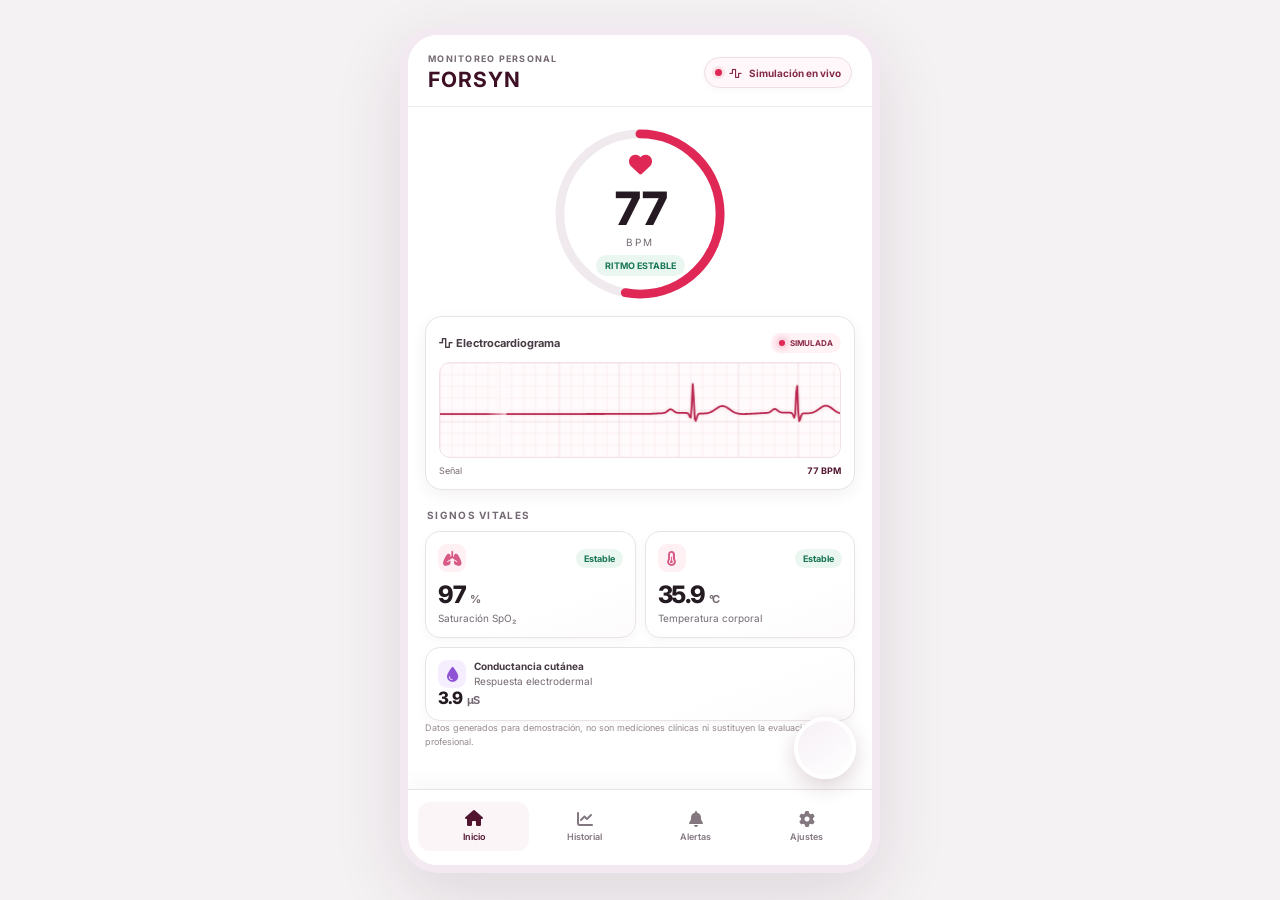
<file: index.html>
<!doctype html>
<html lang="es">
<head>
<meta charset="utf-8"><meta name="viewport" content="width=device-width,initial-scale=1,viewport-fit=cover"><meta name="theme-color" content="#fff"><meta name="description" content="FORSYN — monitor personal de salud"><title>FORSYN | Monitor</title>
<link rel="preconnect" href="https://fonts.googleapis.com"><link rel="preconnect" href="https://fonts.gstatic.com" crossorigin><link href="https://fonts.googleapis.com/css2?family=Inter:wght@400;500;600;700;800&display=swap" rel="stylesheet">
<link rel="stylesheet" href="https://cdnjs.cloudflare.com/ajax/libs/font-awesome/6.4.0/css/all.min.css">
<style>
:root{font-family:Inter,system-ui,sans-serif;color:#201b20;background:#fff;--line:#ece5e8;--muted:#8d858d;--wine:#4b1028;--pink:#df2855;--green:#14865d;--safe-bottom:env(safe-area-inset-bottom,0px)}*{box-sizing:border-box}body{margin:0;min-height:100vh;background:#f7f4f6;-webkit-tap-highlight-color:transparent}.app{position:relative;width:100%;max-width:480px;height:100vh;height:100dvh;margin:auto;background:#fff;overflow:hidden;display:flex;flex-direction:column}.header{z-index:3;display:flex;justify-content:space-between;align-items:center;padding:16px 20px 12px;background:#fff;border-bottom:1px solid var(--line)}.brand small{display:block;color:var(--muted);font-size:9px;font-weight:700;letter-spacing:.16em;text-transform:uppercase}.brand h1{margin:3px 0 0;font-size:21px;letter-spacing:.08em}.pill{display:flex;align-items:center;gap:7px;padding:7px 10px;border:1px solid #f0dce3;border-radius:999px;background:#fff5f8;color:#9e2443;font-size:10px;font-weight:700}.dot{width:7px;height:7px;border-radius:50%;background:#df2855;animation:pulse 1.8s infinite}.scroll{flex:1;overflow:auto;padding:15px 18px calc(92px + var(--safe-bottom));scrollbar-width:none}.scroll::-webkit-scrollbar{display:none}.view[hidden]{display:none!important}.meter{position:relative;width:178px;height:178px;margin:0 auto 8px;display:grid;place-items:center}.meter svg{position:absolute;width:100%;height:100%;transform:rotate(-90deg)}.meter circle{fill:none;stroke-width:6}.track{stroke:#f0eaee}.progress{stroke:var(--pink);stroke-linecap:round;stroke-dasharray:339.29;stroke-dashoffset:160}.meter-core{display:flex;flex-direction:column;align-items:center}.heart{margin-bottom:4px;color:var(--pink);font-size:23px;animation:heartbeat .82s infinite}.reading{font-size:46px;font-weight:800;letter-spacing:-.07em}.unit{color:var(--muted);font-size:10px;letter-spacing:.18em;text-transform:uppercase}.badge{margin-top:7px;padding:5px 9px;border-radius:999px;background:#edf9f4;color:var(--green);font-size:9px;font-weight:700;text-transform:uppercase}.section-title{margin:14px 0 8px;color:#7d7279;font-size:10px;font-weight:700;letter-spacing:.12em;text-transform:uppercase}.ecg-card,.chart-card,.settings-card{margin:0 0 12px;padding:12px;border:1px solid var(--line);border-radius:15px;background:#fff;box-shadow:0 4px 14px rgba(52,17,30,.08)}.ecg-head,.chart-head,.section-head{display:flex;justify-content:space-between;align-items:center;gap:8px;margin-bottom:7px}.ecg-title,.chart-title{font-size:11px;font-weight:700}.live-label{display:flex;align-items:center;gap:5px;color:#9e2443;font-size:8px;font-weight:700;text-transform:uppercase}.live-label:before{content:"";width:6px;height:6px;border-radius:50%;background:var(--pink);box-shadow:0 0 8px rgba(223,40,85,.88);animation:pulse 1.2s infinite}.ecg-wrap{position:relative;height:84px;border-radius:9px;overflow:hidden;background:linear-gradient(180deg,#fffafc,#fff)}.ecg-wrap canvas,.ecg-wrap svg{width:100%;height:100%;display:block}.ecg-foot{display:flex;justify-content:space-between;margin-top:6px;color:var(--muted);font-size:9px}.grid{display:grid;grid-template-columns:1fr 1fr;gap:8px}.card{padding:10px;border:1px solid var(--line);border-radius:14px;background:#fff}.card-top{display:flex;justify-content:space-between;align-items:center;margin-bottom:8px}.icon{width:28px;height:28px;border-radius:9px;display:grid;place-items:center;font-size:15px}.icon.pink{background:#fff0f4;color:#d85b87}.icon.purple{background:#f5eeff;color:#8f53d6}.card-state{font-size:9px;padding:4px 8px;border-radius:999px;background:rgba(20,134,93,.12);color:var(--green);font-weight:700}.card-value{font-size:22px;font-weight:800;letter-spacing:-.05em}.card-value small{font-size:11px;font-weight:700}.card-label{margin-top:2px;color:var(--muted);font-size:10px}.wide{grid-column:1/-1}.wide-left{display:flex;align-items:center;gap:8px}.icon.purple{background:#f5eeff;color:#8f53d6}.wide-label{font-weight:700;font-size:10px;color:#3c333a}.wide .card-value{font-size:17px}.p{color:#a49aa4;font-size:9px;line-height:1.5;margin:0}.periods{display:flex;gap:4px;padding:4px;border:1px solid var(--line);border-radius:12px;background:#faf8fa}.period{flex:1;padding:9px;border:0;border-radius:9px;background:transparent;color:var(--muted);font:600 10px Inter,cursor:pointer}.period.active{background:var(--wine);color:#fff}.summary{display:grid;grid-template-columns:repeat(3,1fr);gap:7px;margin:10px 0}.summary-card{padding:9px 3px;text-align:center;border:1px solid var(--line);border-radius:12px;background:#fff}.summary-card span{display:block;color:var(--muted);font-size:9px}.summary-card strong{display:block;margin-top:4px;font-size:16px}.chart-card{padding:12px 12px 10px}.chart-head{margin-bottom:8px}.chart-head strong{font-size:11px}.chart-head span{font-size:9px;color:var(--muted)}.trend-wrap{height:145px}.chart-canvas{width:100%;height:100%}.chart-note{margin:5px 0 0;color:#9b9299;font-size:9px;line-height:1.4}.button-row{display:flex;gap:8px;margin-top:12px}.button-row > button{flex:1;padding:10px 8px;border:0;border-radius:10px;background:#f7e9ef;color:#8d1d49;font-weight:700;font-size:10px;cursor:pointer}.button-row .primary{background:var(--wine);color:#fff}.settings-card{padding:12px}.setting-row{display:flex;align-items:center;justify-content:space-between;gap:10px;padding:8px 0;border-bottom:1px solid #f1edf0}.setting-row:last-child{border-bottom:0}.setting-row label{font-size:11px;font-weight:600}.output{color:#5b3b5d;font-weight:700;font-size:11px}.setting-row input[type="range"]{width:100%;accent-color:#df2855}.device{display:flex;align-items:center;gap:10px;padding:0 0 10px}.device-icon{width:42px;height:42px;border-radius:13px;display:grid;place-items:center;background:#fff5f8;color:var(--pink)}.device h2{margin:0;font-size:13px}.device p{margin:4px 0 0;color:var(--muted);font-size:10px;line-height:1.5}.bottom{position:absolute;left:0;right:0;bottom:0;display:flex;align-items:center;justify-content:space-between;height:72px;padding:3px 12px calc(8px + var(--safe-bottom));background:rgba(255,255,255,.95);border-top:1px solid var(--line);z-index:4}.nav-btn{flex:1;display:flex;flex-direction:column;align-items:center;justify-content:center;gap:4px;border:0;background:transparent;color:#9b9299;font-size:16px;cursor:pointer;padding:8px 4px}.nav-btn span{font-size:9px;font-weight:600}.nav-btn.active{color:var(--wine)}.assistant-slot{position:absolute;right:16px;bottom:86px;width:62px;height:62px;border-radius:50%;background:linear-gradient(145deg,#f6f0f5,#fff);border:4px solid #fff;box-shadow:0 6px 18px rgba(0,0,0,.12);display:grid;place-items:center;color:var(--wine);font-size:22px}.modal-bg{position:fixed;inset:0;display:grid;place-items:center;padding:18px;background:rgba(19,17,20,.44);z-index:20}.modal-bg[hidden]{display:none}.modal{width:min(100%,360px);background:#fff;border:1px solid var(--line);border-radius:17px;padding:19px;box-shadow:0 20px 60px rgba(0,0,0,.18)}.modal h2{margin:0 0 8px;font-size:15px}.modal-intro{margin:0 0 12px;color:#706770;font-size:11px;line-height:1.5}.modal-content{margin:0 0 12px}.form-field{display:block;margin:10px 0}.form-field span{display:block;margin-bottom:5px;font-size:10px;font-weight:700}.form-field input,.form-field textarea,.form-field select{width:100%;padding:10px;border:1px solid #e8dfe5;border-radius:9px;background:#fff;font:11px Inter}.form-field textarea{min-height:70px;resize:vertical}.modal-actions{display:flex;gap:8px;justify-content:flex-end}.modal-actions button{padding:10px 12px;border:0;border-radius:10px;font:700 10px Inter;cursor:pointer}.modal-actions .secondary{background:#f4eff1;color:#5d4d5e}.modal-actions .primary{background:var(--wine);color:#fff}.insight{padding:11px;border-radius:11px;background:#f9f3f5;border:1px solid #f0dce3;color:#5d4c60;font-size:10px;line-height:1.5}.symptom-chip{display:inline-block;padding:4px 7px;border-radius:999px;background:#f7eef3;color:#7a5d6d;font-size:9px;margin:3px 4px 0 0}.disclaimer{color:#958993;font-size:9px;line-height:1.4}.@keyframes pulse{0%,100%{transform:scale(1)}15%{transform:scale(1.16)}30%{transform:scale(1)} }@keyframes heartbeat{0%,100%{transform:scale(1)}15%{transform:scale(1.18)}30%{transform:scale(1)} }@media (min-width:640px){body{display:grid;place-items:center;padding:18px}.app{height:min(900px,94vh);border:8px solid #f2eaf0;border-radius:38px;box-shadow:0 26px 75px rgba(17,11,14,.1)}}
</style>
</head>
<body>
<main class="app" aria-label="FORSYN monitor personal">
<header class="header"><div class="brand"><small id="header-subtitle">Monitoreo personal</small><h1 id="header-title">FORSYN</h1></div><div class="pill"><span class="dot"></span><i class="fa-solid fa-wave-square"></i><span>Simulación en vivo</span></div></header>
<section id="view-home" class="scroll view"><div class="meter"><svg viewBox="0 0 120 120"><circle class="track" cx="60" cy="60" r="54"/><circle class="progress" cx="60" cy="60" r="54"/></svg><div class="meter-core"><i class="fa-solid fa-heart heart" id="heart-icon"></i><span class="reading" id="bpm">72</span><span class="unit">BPM</span><span class="badge">Ritmo estable</span></div></div>
<div class="ecg-card"><div class="ecg-head"><span class="ecg-title"><i class="fa-solid fa-wave-square"></i> Electrocardiograma</span><span class="live-label">Simulada</span></div><div class="ecg-wrap"><canvas id="ecg" role="img" aria-label="Trazo ECG animado de demostración"></canvas></div><div class="ecg-foot"><span>Señal</span><span id="ecg-bpm">72 BPM</span></div></div>
<h2 class="section-title">Signos vitales</h2><div class="grid"><article class="card"><div class="card-top"><span class="icon pink"><i class="fa-solid fa-lungs"></i></span><span class="card-state">Estable</span></div><div class="card-value"><span id="spo2">98</span> <small>%</small></div><div class="card-label">Saturación SpO₂</div></article><article class="card"><div class="card-top"><span class="icon pink"><i class="fa-solid fa-temperature-half"></i></span><span class="card-state">Estable</span></div><div class="card-value"><span id="temp">36.7</span> <small>°C</small></div><div class="card-label">Temperatura corporal</div></article><article class="card wide"><div class="wide-left"><span class="icon purple"><i class="fa-solid fa-droplet"></i></span><div><div class="wide-label">Conductancia cutánea</div><div class="card-label">Respuesta electrodermal</div></div></div><div class="card-value"><span id="conductance">4.2</span> <small>µS</small></div></article></div><p class="p">Datos generados para demostración, no son mediciones clínicas ni sustituyen la evaluación de un profesional.</p></section>
<section id="view-history" class="scroll view" hidden><div class="periods"><button class="period active" data-period="day">Hoy</button><button class="period" data-period="week">Semana</button><button class="period" data-period="month">Mes</button></div><div class="summary"><div class="summary-card"><span>Prom. FC</span><strong id="avg-bpm">--</strong></div><div class="summary-card"><span>SpO₂</span><strong id="min-spo2">--</strong></div><div class="summary-card"><span>Muestras</span><strong id="sample-count">0</strong></div></div><div class="chart-card"><div class="chart-head"><strong><i class="fa-solid fa-chart-line"></i> Tendencia de frecuencia cardíaca</strong><span id="range-label">Hoy</span></div><div class="trend-wrap"><canvas id="history-chart" class="chart-canvas"></canvas></div><p class="chart-note" id="chart-note">El gráfico usa las lecturas mostradas en Inicio.</p></div>
<div class="section-head"><h2 class="section-title" style="margin:0">Bitácora de eventos</h2><span class="card-state" id="journal-count">0 registros</span></div><div class="button-row"><button class="primary" id="add-symptom"><i class="fa-solid fa-plus"></i> Añadir síntoma</button><button id="interpret-symptoms"><i class="fa-solid fa-sparkles"></i> Interpretar</button></div><div id="journal-list"></div><div class="settings-card"><strong style="font-size:11px">Exportar bitácora</strong><div class="button-row" style="margin-top:8px"><button class="primary" id="export-csv"><i class="fa-solid fa-file-csv"></i> Descargar CSV</button><button id="share-doctor"><i class="fa-brands fa-whatsapp"></i> Compartir</button></div></div></div></section>
<section id="view-alerts" class="scroll view" hidden><h2 class="section-title">Umbrales de alerta</h2><div class="settings-card"><div class="setting-row"><label for="hr-limit">Frecuencia cardíaca máxima</label><output id="hr-output">120 BPM</output></div><input id="hr-limit" type="range" min="100" max="160" value="120"><div class="setting-row"><label for="spo2-limit">Saturación SpO₂ mínima</label><output id="spo2-output">90%</output></div><input id="spo2-limit" type="range" min="85" max="95" value="90"><div class="setting-row"><label for="temp-limit">Temperatura de referencia</label><output id="temp-output">38.0 °C</output></div><input id="temp-limit" type="range" min="37.5" max="39.5" step="0.1" value="38.0"></div><h2 class="section-title">Contactos</h2><div class="empty">Configura tus contactos de emergencia desde Ajustes.</div></section>
<section id="view-settings" class="scroll view" hidden><div class="settings-card"><div class="device"><div class="device-icon"><i class="fa-solid fa-microchip"></i></div><div><h2>FORSYN SmartPatch</h2><p>Modo de presentación activo.</p></div></div><p class="disclaimer">Las lecturas son generadas por la aplicación. La conexión con sensores físicos requiere integrar el protocolo del dispositivo.</p><button class="button-row primary" id="simulation-toggle" style="width:100%;margin-top:14px">Pausar simulación</button></div></section>
<nav class="bottom" aria-label="Navegación principal"><button type="button" class="nav-btn active" data-tab="home"><i class="fa-solid fa-house"></i><span>Inicio</span></button><button type="button" class="nav-btn" data-tab="history"><i class="fa-solid fa-chart-line"></i><span>Historial</span></button><div class="assistant-slot"><button type="button" class="nav-btn" id="assistant-btn" aria-label="Asistente" style="background:transparent;border:0;color:var(--wine);padding:0"><i class="fa-solid fa-sparkles"></i></button></div><button type="button" class="nav-btn" data-tab="alerts"><i class="fa-solid fa-bell"></i><span>Alertas</span></button><button type="button" class="nav-btn" data-tab="settings"><i class="fa-solid fa-gear"></i><span>Ajustes</span></button></nav>
</main>
<div id="modal" class="modal-bg" hidden><section class="modal" role="dialog" aria-modal="true"><h2 id="modal-title">FORSYN</h2><p id="modal-intro" class="modal-intro"></p><div id="modal-content"></div><div id="modal-actions" class="modal-actions"></div></section></div>
<script>
(() => {'use strict';
const $=id=>document.getElementById(id),SAMPLE_KEY='forsyn-live-trend-v1',JOURNAL_KEY='forsyn-symptom-journal-v1';let running=true,bpm=72,period='day',lastSave=0;
function read(key){try{const v=JSON.parse(localStorage.getItem(key)||'[]');return Array.isArray(v)?v:[]}catch{return[]}}function write(key,v){try{localStorage.setItem(key,JSON.stringify(v))}catch{}}
const samples=read(SAMPLE_KEY).filter(s=>Number.isFinite(s.t)&&Number.isFinite(s.bpm)&&Number.isFinite(s.spo2)),journal=read(JOURNAL_KEY);
function modal(title,intro,html='',buttons=[]){$('modal-title').textContent=title;$('modal-intro').textContent=intro;$('modal-content').innerHTML=html;$('modal-actions').replaceChildren();buttons.forEach(o=>{const b=document.createElement('button');b.type='button';b.className=o.kind||'primary';b.textContent=o.label;b.addEventListener('click',o.action);$('modal-actions').appendChild(b)});$('modal').hidden=false}
function closeModal(){$('modal').hidden=true}
$('modal').addEventListener('click',e=>{if(e.target===$('modal'))closeModal()});document.addEventListener('keydown',e=>{if(e.key==='Escape')closeModal()});
function takeSample(){if(!running)return;const t=Date.now();bpm=72+Math.round(3*Math.sin(t/6000)+2*Math.sin(t/1700));const spo2=97+Math.round((Math.sin(t/12500)+1)/2);$('bpm').textContent=bpm;$('ecg-bpm').textContent=bpm+' BPM';$('spo2').textContent=spo2;$('temp').textContent=(36.6+Math.sin(t/280000)*0.8+Math.random()*0.1).toFixed(1);$('conductance').textContent=(4.2+0.4*Math.sin(t/720000)).toFixed(1);$('heart-icon').style.animationDuration=(60/bpm)+'s';samples.push({t,bpm,spo2});if(samples.length>25000)samples.splice(0,samples.length-25000);if(!$('view-history').hidden)drawTrend();if(!$('view-alerts').hidden)updateThresholds();if(!$('view-settings').hidden){const tooltip = running ? 'Pausar simulación' : 'Reanudar simulación'; $('simulation-toggle').textContent = tooltip;}}
function records(){const now=Date.now(),cut=period==='day'?new Date(new Date().setHours(0,0,0,0)).getTime():now-(period==='week'?7:30)*86400000;return samples.filter(s=>s.t>=cut&&s.t<=now)}
function fit(canvas,ctx){const r=canvas.getBoundingClientRect(),d=Math.max(1,devicePixelRatio||1);if(!r.width||!r.height)return null;canvas.width=Math.round(r.width*d);canvas.height=Math.round(r.height*d);ctx.setTransform(d,0,0,d,0,0);return {w:r.width,h:r.height}}
function drawTrend(){const c=$('history-chart'),ctx=c.getContext('2d'),size=fit(c,ctx);if(!size)return;const{w,h}=size,data=records(),p={l:31,r:7,t:9,b:22},cw=w-p.l-p.r,ch=h-p.t-p.b;ctx.clearRect(0,0,w,h);ctx.strokeStyle='#f0e7ea';ctx.lineWidth=1;for(let i=0;i<5;i++){const y=p.t+i*(ch/4);ctx.beginPath();ctx.moveTo(p.l,y);ctx.lineTo(w-p.r,y);ctx.stroke()}for(let i=0;i<5;i++){const x=p.l+i*(cw/4);ctx.beginPath();ctx.moveTo(x,p.t);ctx.lineTo(x,h-p.b);ctx.stroke()}if(!data.length){ctx.fillStyle='#9b9299';ctx.font='9px Inter';ctx.fillText('Esperando más datos',p.l+10,p.t+22);return}const plot=data.slice(-120);const low=Math.min(...plot.map(s=>s.bpm))-5,high=Math.max(...plot.map(s=>s.bpm))+5;const range=high-low||1;ctx.beginPath();plot.forEach((s,i)=>{const x=p.l+i*(cw/(plot.length-1||1)),y=h-p.b-((s.bpm-low)/range)*ch; if(i===0)ctx.moveTo(x,y); else ctx.lineTo(x,y)});ctx.strokeStyle='#df2855';ctx.lineWidth=2;ctx.stroke();ctx.fillStyle='#9b9299';ctx.font='9px Inter';ctx.textAlign='left';ctx.textBaseline='top';ctx.fillText('Últimos '+plot.length+' datos',p.l+5,p.t+5);ctx.textAlign='right';ctx.fillText('BPM',w-p.r-5,p.t+5);ctx.textAlign='center';ctx.fillText(''+Math.round(high),p.l+18,h-p.b+16);const summary=plot.reduce((acc,s)=>{acc.total+=s.bpm;acc.min=Math.min(acc.min,s.bpm);return acc},{total:0,min:Infinity});$('avg-bpm').textContent=plot.length?Math.round(summary.total/plot.length)+'':'--';$('min-spo2').textContent=plot.length?Math.min(...plot.map(s=>s.spo2))+'%':'--';$('sample-count').textContent=String(plot.length);$('range-label').textContent=period==='day'?'Hoy':period==='week'?'Semana':'Mes';$('chart-note').textContent='El gráfico usa las muestras más recientes y se actualiza automáticamente.'}
const esc=s=>String(s).replace(/[&<>"']/g,c=>({'&':'&amp;','<':'&lt;','>':'&gt;','"':'&quot;','\'':'&#39;'}[c]));
function renderJournal(){const box=$('journal-list');$('journal-count').textContent=journal.length+' registros';if(!journal.length){box.innerHTML='<div class="empty">Aún no hay eventos registrados. Agrega uno para empezar.</div>';return}box.innerHTML=journal.slice().reverse().map(e=>`<article class="event"><div class="event-main"><span class="event-icon"><i class="fa-solid fa-notes-medical"></i></span><div><h3>${esc(e.title)}</h3><p>${new Date(e.t).toLocaleString('es',{day:'2-digit',month:'short',hour:'2-digit',minute:'2-digit'})} · ${esc(e.severity)}${e.description?`<br>${esc(e.description)}`:''}</p></div></div><div class="button-row"><button class="mini-btn" data-interpret="${esc(e.id)}" aria-label="Interpretar"> <i class="fa-solid fa-sparkles"></i> </button><button class="mini-btn" data-remove="${esc(e.id)}" aria-label="Eliminar"><i class="fa-solid fa-trash"></i></button></div></article>`).join('');box.querySelectorAll('[data-interpret]').forEach(btn=>btn.addEventListener('click',()=>interpret(journal.filter(e=>e.id===btn.dataset.interpret))));box.querySelectorAll('[data-remove]').forEach(btn=>btn.addEventListener('click',()=>{const i=journal.findIndex(e=>e.id===btn.dataset.remove);if(i>=0){journal.splice(i,1);write(JOURNAL_KEY,journal);renderJournal();}}));}
function addSymptom(){modal('Registrar síntoma','Añade el síntoma y una descripción para guardarlos en la bitácora.','<label class="form-field"><span>Síntoma</span><input id="symptom-title" maxlength="80" placeholder="Ej. dolor de cabeza"></label><label class="form-field"><span>Descripción (opcional)</span><textarea id="symptom-description" maxlength="500" placeholder="Cuándo comenzó, duración y contexto"></textarea></label><label class="form-field"><span>Intensidad percibida</span><select id="symptom-severity"><option>Leve</option><option>Moderada</option><option>Intensa</option></select></label>',[{label:'Cancelar',kind:'secondary',action:closeModal},{label:'Guardar',action:()=>{const title=$('symptom-title').value.trim();if(!title){$('symptom-title').focus();return}journal.push({id:Date.now().toString(36)+Math.random().toString(36).slice(2),t:Date.now(),title,description:$('symptom-description').value.trim(),severity:$('symptom-severity').value});write(JOURNAL_KEY,journal);renderJournal();closeModal();}}])}
function interpret(items=journal){if(!items.length){modal('Asistente FORSYN','Aún no hay síntomas registrados. Añade uno a la bitácora para obtener una orientación general.','',[{label:'Añadir síntoma',kind:'secondary',action:()=>{closeModal();addSymptom();}}]);return}const text=items.map(e=>`${e.title} (${e.severity}): ${e.description||'sin descripción'}`).join(' ');const urgent=/dolor (en el|de la)? pecho|dificultad para respirar|falta de aire|desmayo|dolor fuerte|confusión|sangrado/i.test(text.toLowerCase());const advice=urgent?'Algunos síntomas pueden requerir atención urgente. Si esto empeora o persiste, busca atención inmediata o contacta a tu servicio de emergencia local.':'Observa los patrones y repite la medición si persiste; si el malestar es nuevo o intenso, consulta a un profesional.';const chips=items.map(e=>`<span class="symptom-chip">${esc(e.title)} · ${esc(e.severity)}</span>`).join('');modal('Orientación del asistente',`Se registraron ${items.length} síntomas.`,`<div class="insight">${chips}</div><div class="insight" style="margin-top:10px">${advice}</div><p class="disclaimer">Orientación general basada en registros locales; no es una IA clínica ni un diagnóstico.</p>`,[{label:'Cerrar',kind:'secondary',action:closeModal}])}
function exportJournal(){if(!journal.length){modal('Bitácora vacía','Añade síntomas antes de exportar.');return}const rows=[['fecha','síntoma','descripción','intensidad'],...journal.map(e=>[new Date(e.t).toISOString(),e.title,e.description||'',e.severity])],csv='\ufeff'+rows.map(r=>r.map(v=>`"${String(v).replace(/"/g,'""')}"`).join(',')).join('\n'),url=URL.createObjectURL(new Blob([csv],{type:'text/csv;charset=utf-8'})),a=document.createElement('a');a.href=url;a.download='forsyn-bitacora.csv';a.click();URL.revokeObjectURL(url)}
function shareDoctor(){const text=journal.map(e=>`${e.title} (${e.severity}): ${e.description||'sin descripción'}`).join('\n')||'No hay síntomas registrados.';window.open('https://wa.me/?text='+encodeURIComponent(text||'No hay síntomas registrados.'),'_blank','noopener');}
const titles={home:['FORSYN','Monitoreo personal'],history:['Historial médico','Tendencias y bitácora'],alerts:['Alertas','Umbrales y contactos'],settings:['Ajustes','Dispositivo y preferencias']};
document.querySelectorAll('.nav-btn').forEach(btn=>btn.addEventListener('click',()=>{const tab=btn.dataset.tab;document.querySelectorAll('.view').forEach(v=>v.hidden=true);document.querySelectorAll('.nav-btn').forEach(n=>n.classList.toggle('active',n===btn));$('view-'+tab).hidden=false;document.getElementById('header-title').textContent=titles[tab][0];document.getElementById('header-subtitle').textContent=titles[tab][1];if(tab==='history')drawTrend();}));
document.querySelectorAll('.period').forEach(btn=>btn.addEventListener('click',()=>{period=btn.dataset.period;document.querySelectorAll('.period').forEach(p=>p.classList.toggle('active',p===btn));drawTrend();}));
$('add-symptom').addEventListener('click',addSymptom);$('interpret-symptoms').addEventListener('click',()=>interpret());$('export-csv').addEventListener('click',exportJournal);$('share-doctor').addEventListener('click',shareDoctor);$('assistant-btn').addEventListener('click',()=>interpret());
[['hr-limit','hr-output',v=>`${v} BPM`],['spo2-limit','spo2-output',v=>`${v}%`],['temp-limit','temp-output',v=>`${Number(v).toFixed(1)} °C`]].forEach(([id,out,fmt])=>{$(id).addEventListener('input',e=>{$(out).textContent=fmt($(id).value)})});
function updateThresholds(){const hr=Number($('hr-limit').value),spo2=Number($('spo2-limit').value),temp=Number($('temp-limit').value);$('hr-output').textContent=`${hr} BPM`;$('spo2-output').textContent=`${spo2}%`;$('temp-output').textContent=`${temp.toFixed(1)} °C`;}
// ECG continuo: se dibuja con reloj de alta resolución, barrido horizontal y trazo con brillo suave.
const ecg=$('ecg'),ctx=ecg.getContext('2d');let frame=0;function resizeEcg(){const r=ecg.getBoundingClientRect(),d=Math.max(1,devicePixelRatio||1);if(r.width&&r.height){ecg.width=Math.round(r.width*d);ecg.height=Math.round(r.height*d);ctx.setTransform(d,0,0,d,0,0)}}
function gaussian(x,m,s){return Math.exp(-0.5*((x-m)/s)**2)}
function signal(t){const cycle=60/bpm;const p=((t%cycle)/cycle);return 0.025*Math.sin(p*Math.PI*2)+0.12*gaussian(p,0.19,0.025)-0.18*gaussian(p,0.385,0.012)+1.05*gaussian(p,0.405,0.008)-0.28*gaussian(p,0.425,0.014)+0.27*gaussian(p,0.69,0.065)}
function drawEcg(now){const r=ecg.getBoundingClientRect(),w=r.width,h=r.height;if(!w||!h)return;const d=Math.max(1,devicePixelRatio||1);if(ecg.width!==Math.round(w*d)||ecg.height!==Math.round(h*d))resizeEcg();ctx.clearRect(0,0,w,h);ctx.lineWidth=1;for(let x=0;x<w;x+=18){ctx.strokeStyle=x%54===0?'rgba(190,53,89,.11)':'rgba(190,53,89,.045)';ctx.beginPath();ctx.moveTo(x,0);ctx.lineTo(x,h);ctx.stroke()}for(let y=0;y<h;y+=18){ctx.strokeStyle=y%54===0?'rgba(190,53,89,.11)':'rgba(190,53,89,.045)';ctx.beginPath();ctx.moveTo(0,y);ctx.lineTo(w,y);ctx.stroke()}const span=2.8,base=h*0.54,amp=h*0.28;ctx.beginPath();for(let x=0;x<=w;x+=1.5){const t=(now/1000)-(x/w)*span;const v=signal(t);const y=base-v*amp; if(x===0)ctx.moveTo(x,y); else ctx.lineTo(x,y)}const gradient=ctx.createLinearGradient(0,0,w,0);gradient.addColorStop(0,'rgba(223,40,85,.15)');gradient.addColorStop(0.6,'rgba(223,40,85,.65)');gradient.addColorStop(1,'rgba(255,138,166,.95)');ctx.strokeStyle=gradient;ctx.lineWidth=2.5;ctx.lineJoin='round';ctx.lineCap='round';ctx.shadowColor='rgba(223,40,85,.45)';ctx.shadowBlur=8;ctx.stroke();ctx.shadowBlur=0;const glowX=((now/1000*58)%w);const glowY=base-signal((now/1000)-((w-glowX)/w)*span)*amp;ctx.beginPath();ctx.arc(glowX,glowY,3.4,0,Math.PI*2);ctx.fillStyle='#ef4774';ctx.shadowColor='rgba(223,40,85,.7)';ctx.shadowBlur=12;ctx.fill();ctx.shadowBlur=0;frame=requestAnimationFrame(drawEcg)}
$('simulation-toggle').addEventListener('click',()=>{running=!running; $('simulation-toggle').textContent = running ? 'Pausar simulación' : 'Reanudar simulación'; if(running) requestAnimationFrame(drawEcg);});
document.addEventListener('visibilitychange',()=>{ if(document.hidden) return; if(running) requestAnimationFrame(drawEcg); });
window.addEventListener('resize',resizeEcg);resizeEcg();requestAnimationFrame(drawEcg);renderJournal();updateThresholds();drawTrend();setInterval(()=>{if(running)takeSample();},1200);read(SAMPLE_KEY).forEach(s=>samples.push(s));
})();
</script>
<script src="ecg-animation.js"></script>
</body>
</html>
</file>
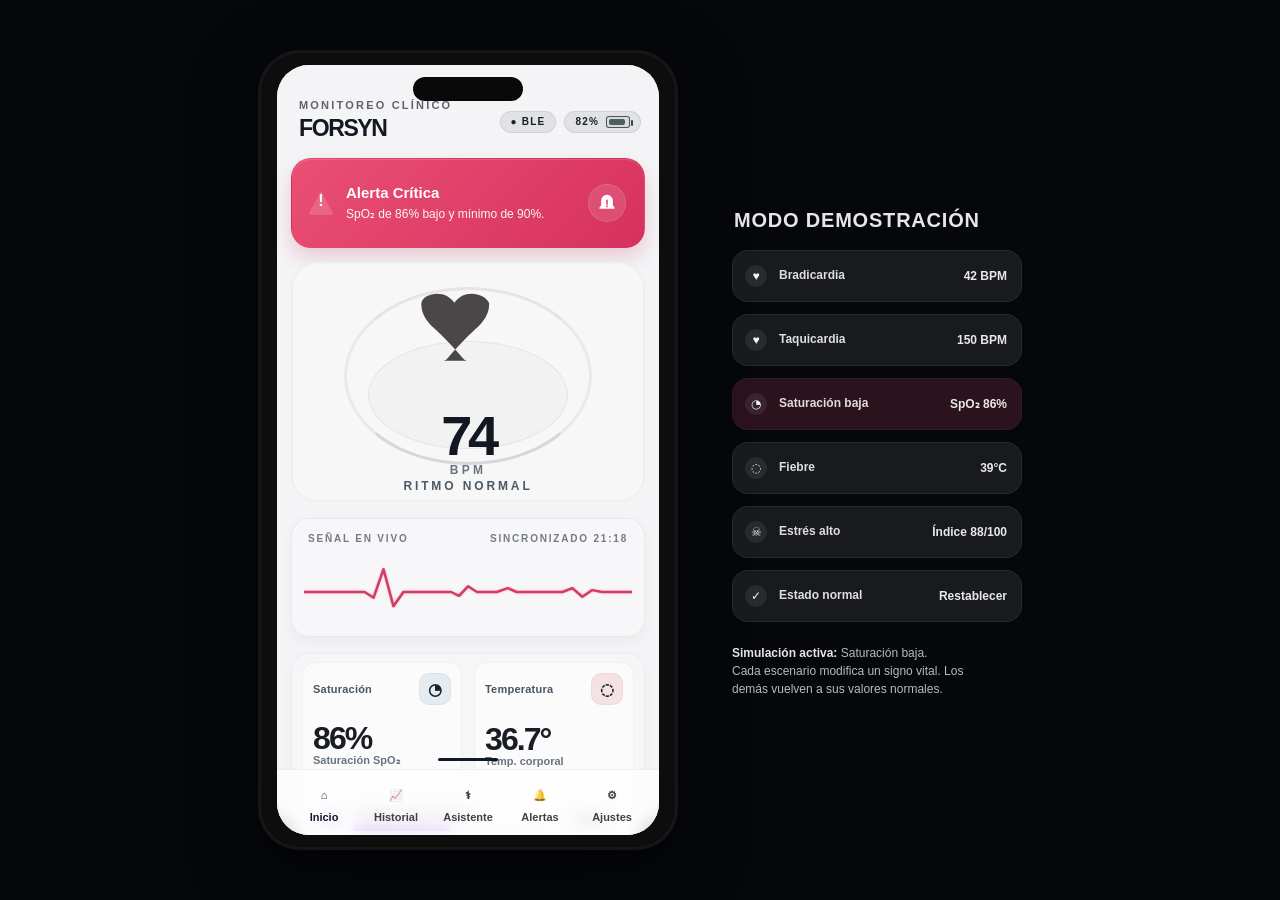
<file: smartpatch_monitor_m_vil_optimized.html>
<!DOCTYPE html>
<html lang="es">
<head>
  <meta charset="UTF-8" />
  <meta name="viewport" content="width=device-width, initial-scale=1.0, maximum-scale=1.0, user-scalable=no, viewport-fit=cover" />
  <title>Forsyn Monitor</title>
  <style>
    :root {
      --bg: #05070b;
      --phone-bg: #111821;
      --panel: #efeff2;
      --panel-alt: #f5f5f5;
      --dark-1: #0f1720;
      --dark-2: #1a212d;
      --muted: #7d828f;
      --text: #1b1f28;
      --text-soft: #4d5866;
      --accent: #e23a63;
      --accent-2: #ca2c56;
      --pink-soft: #f8d7e2;
      --error-soft: #f7d1d8;
      --gray-1: #e5e7eb;
      --gray-2: #dfe3ea;
      --gray-3: #b5bcc9;
      --green: #6bbf8f;
      --green-soft: #cfe9df;
      --blue: #7bb8ec;
      --blue-soft: #dfeefb;
      --purple: #a56ae0;
      --purple-soft: #ead9fb;
      --orange: #f2ab6b;
      --orange-soft: #ffeacf;
      --shadow: rgba(0, 0, 0, 0.25);
      --safe-top: env(safe-area-inset-top, 0px);
      --safe-bottom: env(safe-area-inset-bottom, 0px);
    }

    * { box-sizing: border-box; }

    html, body {
      margin: 0;
      width: 100%;
      height: 100%;
      font-family: Inter, "Segoe UI", sans-serif;
      background: var(--bg);
      color: white;
      overflow: hidden;
    }

    body {
      display: flex;
      align-items: center;
      justify-content: center;
      min-height: 100vh;
      padding: 24px;
    }

    .demo-shell {
      display: flex;
      align-items: center;
      justify-content: center;
      gap: 54px;
      width: min(100%, 1100px);
    }

    .phone-wrap {
      position: relative;
      width: 420px;
      height: 800px;
      padding: 12px 16px 12px 16px;
      border-radius: 42px;
      background: #0d0d0d;
      box-shadow: 0 22px 64px rgba(0, 0, 0, 0.6);
      border: 3px solid rgba(255,255,255,0.04);
    }

    .phone {
      position: relative;
      width: 100%;
      height: 100%;
      border-radius: 32px;
      background: linear-gradient(180deg, #f6f5f5 0%, #ececef 100%);
      overflow: hidden;
      box-shadow: inset 0 0 0 1px rgba(0,0,0,0.15);
    }

    .notch {
      position: absolute;
      top: 12px;
      left: 50%;
      transform: translateX(-50%);
      width: 110px;
      height: 24px;
      border-radius: 16px;
      background: #090909;
      z-index: 20;
    }

    .screen {
      position: relative;
      width: 100%;
      height: 100%;
      background: #f4f3f5;
      padding: calc(34px + var(--safe-top)) 14px 16px 14px;
      overflow: hidden;
    }

    .top-bar {
      display: flex;
      justify-content: space-between;
      align-items: center;
      padding: 0 4px 0 8px;
      color: #111521;
    }

    .monitor-label {
      font-size: 11px;
      font-weight: 600;
      letter-spacing: 0.2em;
      text-transform: uppercase;
      color: #3b3f4d;
      opacity: 0.8;
    }

    .brand {
      font-size: 23px;
      font-weight: 800;
      letter-spacing: -0.06em;
      margin-top: 4px;
      color: #111821;
    }

    .status-row {
      display: flex;
      align-items: center;
      gap: 8px;
      margin-top: 2px;
    }

    .pill {
      height: 22px;
      padding: 0 10px;
      border-radius: 999px;
      display: inline-flex;
      align-items: center;
      justify-content: center;
      background: rgba(22, 28, 38, 0.08);
      color: #1a2028;
      font-size: 10px;
      font-weight: 700;
      letter-spacing: 0.12em;
      text-transform: uppercase;
      border: 1px solid rgba(20,20,20,0.08);
    }

    .pill-battery {
      min-width: 64px;
      gap: 7px;
    }

    .battery-shell {
      width: 24px;
      height: 12px;
      border-radius: 3px;
      border: 1.5px solid rgba(24,26,28,0.7);
      position: relative;
      background: rgba(0,0,0,0.03);
    }

    .battery-shell::after {
      content: "";
      position: absolute;
      right: -4px;
      top: 3px;
      width: 2px;
      height: 6px;
      background: rgba(24,26,28,0.8);
      border-radius: 1px;
    }

    .battery-fill {
      position: absolute;
      left: 2px;
      top: 2px;
      height: 6px;
      width: 16px;
      border-radius: 2px;
      background: #4f5f5d;
    }

    .card {
      background: #f4f4f4;
      border-radius: 18px;
      box-shadow: 0 5px 14px rgba(18, 20, 28, 0.04);
      border: 1px solid rgba(18,20,28,0.03);
    }

    .alert-card {
      margin-top: 16px;
      background: linear-gradient(135deg, #ea4f74 0%, #d6315e 100%);
      color: white;
      min-height: 90px;
      display: flex;
      align-items: center;
      justify-content: space-between;
      padding: 18px 18px 18px 16px;
      border-radius: 20px;
      box-shadow: inset 0 1px 0 rgba(255,255,255,0.15), 0 10px 18px rgba(197, 51, 94, 0.2);
    }

    .alert-left {
      display: flex;
      gap: 12px;
      align-items: center;
    }

    .triangle {
      width: 26px;
      height: 24px;
      background: rgba(255,255,255,0.15);
      clip-path: polygon(50% 0%, 0% 100%, 100% 100%);
      position: relative;
      border-radius: 3px;
      flex: 0 0 auto;
    }

    .triangle::before {
      content: "!";
      position: absolute;
      left: 50%;
      top: 42%;
      transform: translate(-50%, -50%);
      font-size: 16px;
      font-weight: 900;
      color: white;
    }

    .alert-title {
      font-size: 15px;
      font-weight: 800;
      line-height: 1.1;
      margin: 0;
    }

    .alert-sub {
      margin-top: 6px;
      font-size: 12px;
      opacity: 0.95;
      font-weight: 500;
    }

    .alert-icon {
      width: 38px;
      height: 38px;
      border-radius: 50%;
      background: rgba(255,255,255,0.12);
      display: grid;
      place-items: center;
      border: 1px solid rgba(255,255,255,0.12);
    }

    .alert-icon svg {
      width: 20px;
      height: 20px;
      fill: white;
    }

    .heart-card {
      position: relative;
      margin-top: 14px;
      background: #f8f7f8;
      border-radius: 26px;
      padding: 14px 10px 6px 10px;
      min-height: 240px;
      box-shadow: inset 0 0 0 1px rgba(26, 24, 34, 0.03);
    }

    .heart-graph {
      display: flex;
      align-items: center;
      justify-content: center;
      flex-direction: column;
      position: relative;
      margin: 0 auto;
      width: 280px;
      height: 210px;
    }

    .heart-graph::before {
      content: "";
      position: absolute;
      inset: 10px 16px 22px 16px;
      border-radius: 50%;
      border: 3px solid rgba(17, 22, 29, 0.18);
      border-top-color: rgba(17,22,29,0.1);
      border-left-color: rgba(17,22,29,0.08);
      border-right-color: rgba(17,22,29,0.08);
      opacity: 0.8;
    }

    .heart-graph::after {
      content: "";
      position: absolute;
      inset: 64px 40px 38px 40px;
      border-radius: 50%;
      background: rgba(18, 22, 29, 0.02);
      border: 1px solid rgba(17,22,29,0.06);
    }

    .heart-mark {
      position: absolute;
      top: 10px;
      left: 50%;
      transform: translateX(-50%);
      width: 160px;
      height: 90px;
      display: flex;
      align-items: center;
      justify-content: center;
      z-index: 3;
    }

    .heart-mark svg {
      width: 102px;
      height: 90px;
      fill: rgba(23, 17, 18, 0.85);
      opacity: 0.9;
    }

    .bpm-value {
      position: absolute;
      bottom: 26px;
      left: 50%;
      transform: translateX(-50%);
      font-size: 56px;
      font-weight: 700;
      letter-spacing: -0.08em;
      color: #111821;
      z-index: 3;
      line-height: 0.9;
    }

    .bpm-unit {
      position: absolute;
      bottom: 10px;
      left: 50%;
      transform: translateX(-50%);
      font-size: 12px;
      letter-spacing: 0.28em;
      text-transform: uppercase;
      color: #6b7280;
      z-index: 3;
      font-weight: 700;
    }

    .rhythm-label {
      position: absolute;
      bottom: -6px;
      left: 50%;
      transform: translateX(-50%);
      font-size: 12px;
      letter-spacing: 0.24em;
      text-transform: uppercase;
      color: #4c5a67;
      z-index: 3;
      font-weight: 700;
    }

    .ecg-panel {
      margin-top: 16px;
      background: rgba(255,255,255,0.3);
      border-radius: 18px;
      padding: 10px 12px 6px;
      border: 1px solid rgba(24,24,24,0.06);
    }

    .ecg-header {
      display: flex;
      justify-content: space-between;
      align-items: center;
      font-size: 10px;
      letter-spacing: 0.18em;
      text-transform: uppercase;
      font-weight: 700;
      color: #727b87;
      padding: 4px 4px 8px 4px;
    }

    .ecg-svg {
      width: 100%;
      height: 76px;
      display: block;
      margin-top: 2px;
    }

    .ecg-svg path {
      fill: none;
      stroke: #d63b63;
      stroke-width: 2.6;
      stroke-linecap: round;
      stroke-linejoin: round;
      filter: drop-shadow(0 0 1px rgba(214,59,99,0.3));
    }

    .stats-block {
      margin-top: 16px;
      background: rgba(255,255,255,0.22);
      border-radius: 18px;
      padding: 6px 10px 10px;
      border: 1px solid rgba(24,24,24,0.04);
    }

    .mini-grid {
      display: grid;
      grid-template-columns: 1fr 1fr;
      gap: 12px;
      margin-top: 2px;
    }

    .metric-card {
      background: rgba(255,255,255,0.55);
      border: 1px solid rgba(17,18,22,0.04);
      border-radius: 14px;
      min-height: 118px;
      padding: 10px 10px 12px;
      display: flex;
      flex-direction: column;
      justify-content: space-between;
      color: #1d232d;
    }

    .metric-head {
      display: flex;
      justify-content: space-between;
      align-items: center;
      font-size: 11px;
      font-weight: 700;
      color: #485463;
      text-transform: capitalize;
      letter-spacing: 0.02em;
    }

    .icon-badge {
      width: 32px;
      height: 32px;
      border-radius: 10px;
      display: grid;
      place-items: center;
      font-size: 16px;
      color: #1d232d;
      background: rgba(93, 144, 183, 0.14);
      border: 1px solid rgba(17,18,22,0.04);
    }

    .metric-value {
      font-size: 32px;
      font-weight: 700;
      letter-spacing: -0.06em;
      color: #1a1d24;
      line-height: 1;
    }

    .metric-sub {
      font-size: 11px;
      color: #586574;
      font-weight: 600;
      opacity: 0.9;
    }

    .metric-card:nth-child(2) .icon-badge {
      background: rgba(220, 116, 116, 0.18);
    }

    .metric-card:nth-child(3) .icon-badge {
      background: rgba(133, 185, 245, 0.16);
    }

    .metric-card:nth-child(4) .icon-badge {
      background: rgba(121, 92, 239, 0.12);
    }

    .conductivity {
      margin-top: 12px;
      background: rgba(255,255,255,0.6);
      border-radius: 14px;
      padding: 12px 14px;
      color: #1d232d;
      display: flex;
      justify-content: space-between;
      align-items: center;
      gap: 14px;
      border: 1px solid rgba(17,18,22,0.04);
    }

    .conductivity-left {
      display: flex;
      align-items: center;
      gap: 10px;
      min-width: 0;
      flex: 1;
    }

    .mini-icon {
      width: 26px;
      height: 26px;
      border-radius: 8px;
      background: rgba(163, 93, 219, 0.12);
      display: grid;
      place-items: center;
      font-size: 13px;
      color: #8d3ae0;
      flex: 0 0 auto;
    }

    .cond-text {
      min-width: 0;
      flex: 1;
    }

    .cond-label {
      font-size: 11px;
      font-weight: 700;
      color: #4d5868;
      margin-bottom: 6px;
      display: block;
    }

    .cond-progress {
      height: 7px;
      border-radius: 999px;
      background: rgba(142, 90, 180, 0.12);
      position: relative;
      overflow: hidden;
      width: 100%;
    }

    .cond-progress::before {
      content: "";
      position: absolute;
      left: 0;
      top: 0;
      height: 100%;
      width: 50%;
      background: linear-gradient(90deg, #7a42db 0%, #9b67ff 100%);
      border-radius: inherit;
    }

    .status-chip {
      display: inline-flex;
      align-items: center;
      justify-content: center;
      min-width: 58px;
      padding: 6px 10px;
      font-size: 10px;
      font-weight: 700;
      color: #5c6472;
      border-radius: 999px;
      background: rgba(17,24,39,0.06);
      border: 1px solid rgba(17,24,39,0.06);
      text-transform: lowercase;
    }

    .bottom-nav {
      position: absolute;
      left: 0;
      right: 0;
      bottom: 0;
      background: rgba(255,255,255,0.74);
      backdrop-filter: blur(8px);
      border-top: 1px solid rgba(17,17,17,0.06);
      display: grid;
      grid-template-columns: repeat(5, 1fr);
      padding: 10px 12px calc(12px + var(--safe-bottom)) 12px;
      gap: 2px;
    }

    .nav-item {
      display: flex;
      flex-direction: column;
      align-items: center;
      justify-content: center;
      gap: 5px;
      padding-top: 4px;
      color: #403f44;
      font-size: 11px;
      font-weight: 600;
      text-align: center;
    }

    .nav-icon {
      width: 22px;
      height: 22px;
      display: grid;
      place-items: center;
      position: relative;
      color: #252833;
      opacity: 0.9;
    }

    .nav-item.active {
      color: #111827;
    }

    .nav-item.active::before {
      content: "";
      position: absolute;
      left: 50%;
      top: -12px;
      transform: translateX(-50%);
      width: 60px;
      height: 3px;
      border-radius: 999px;
      background: #111827;
    }

    .nav-item.active .nav-icon {
      color: #111827;
    }

    .side-panel {
      width: 290px;
      color: #f3f4f6;
      padding-top: 6px;
    }

    .side-title {
      font-size: 20px;
      font-weight: 800;
      letter-spacing: 0.04em;
      text-transform: uppercase;
      color: rgba(255,255,255,0.9);
      margin: 0 0 18px 2px;
    }

    .demo-list {
      display: flex;
      flex-direction: column;
      gap: 12px;
    }

    .demo-item {
      display: flex;
      align-items: center;
      justify-content: space-between;
      gap: 12px;
      background: rgba(255,255,255,0.08);
      border: 1px solid rgba(255,255,255,0.06);
      border-radius: 16px;
      padding: 14px 14px 14px 12px;
      color: white;
    }

    .demo-left {
      display: flex;
      align-items: center;
      gap: 12px;
    }

    .demo-icon {
      width: 22px;
      height: 22px;
      border-radius: 50%;
      display: grid;
      place-items: center;
      font-size: 12px;
      background: rgba(255,255,255,0.07);
      color: #f2f5f8;
      flex: 0 0 auto;
    }

    .demo-nombre {
      font-size: 12px;
      font-weight: 700;
      margin-bottom: 2px;
      color: rgba(255,255,255,0.86);
    }

    .demo-value {
      font-size: 12px;
      opacity: 0.9;
      font-weight: 700;
      white-space: nowrap;
    }

    .demo-item.alert {
      background: rgba(210, 77, 108, 0.18);
      border-color: rgba(255,255,255,0.04);
    }

    .demo-item.alert .demo-left {
      color: #fff3f6;
    }

    .note {
      margin-top: 22px;
      color: rgba(255,255,255,0.72);
      font-size: 12px;
      line-height: 1.5;
      max-width: 250px;
    }

    .note strong {
      color: rgba(255,255,255,0.9);
    }

    @media (max-width: 880px) {
      body {
        display: flex;
        align-items: center;
        justify-content: center;
        overflow: auto;
      }

      .demo-shell {
        margin-top: 20px;
        width: 100%;
        display: flex;
        justify-content: center;
      }

      .side-panel {
        display: none;
      }
    }

    @media (max-width: 460px) {
      body {
        padding: 0;
      }

      .phone-wrap {
        width: 100vw;
        height: 100vh;
        border-radius: 0;
        padding: 0;
        background: #0d0d0d;
        box-shadow: none;
      }

      .screen {
        border-radius: 0;
      }
    }
  </style>
</head>
<body>
  <div class="demo-shell">
    <div class="phone-wrap">
      <div class="phone">
        <div class="notch"></div>
        <div class="screen">
          <div class="top-bar">
            <div>
              <div class="monitor-label">Monitoreo clínico</div>
              <div class="brand">FORSYN</div>
            </div>
            <div class="status-row">
              <span class="pill">● BLE</span>
              <span class="pill pill-battery"><span>82%</span><span class="battery-shell"><span class="battery-fill"></span></span></span>
            </div>
          </div>

          <div class="alert-card card">
            <div class="alert-left">
              <div class="triangle"></div>
              <div>
                <div class="alert-title">Alerta Crítica</div>
                <div class="alert-sub">SpO₂ de 86% bajo y mínimo de 90%.</div>
              </div>
            </div>
            <div class="alert-icon" aria-hidden="true">
              <svg viewBox="0 0 24 24"><path d="M12 2a7 7 0 00-7 7v5.08c0 .54-.21 1.06-.58 1.43L3 17.5V19h18v-1.5l-1.42-2.0a2.02 2.02 0 01-.58-1.43V9a7 7 0 00-7-7zm-1 6h2v6h-2V8zm0 7h2v2h-2v-2z"/></svg>
            </div>
          </div>

          <div class="heart-card card">
            <div class="heart-graph">
              <div class="heart-mark" aria-hidden="true">
                <svg viewBox="0 0 120 90">
                  <path d="M59.8 78.8c-1.9 0-3.7-.8-5.3-2.4C38.3 56.9 28 47.8 17.6 38.1c-8.6-8.1-13-17.8-12.4-27.2C6.1 4.2 15.1 0 23.8 0c8.3 0 15.5 3.8 20.2 10.7C48.7 3.8 55.9 0 64.2 0c8.7 0 17.8 4.2 20.6 10.9.6 9.4-3.8 19.1-12.4 27.2-10.4 9.7-20.7 18.8-36.9 38.3-1.6 1.6-3.4 2.4-5.3 2.4Z"/>
                </svg>
              </div>
              <div class="bpm-value">74</div>
              <div class="bpm-unit">BPM</div>
              <div class="rhythm-label">Ritmo normal</div>
            </div>
          </div>

          <div class="ecg-panel card">
            <div class="ecg-header">
              <span>Señal en vivo</span>
              <span>Sincronizado 21:18</span>
            </div>
            <svg class="ecg-svg" viewBox="0 0 330 80" preserveAspectRatio="none" aria-label="ECG waveform">
              <path d="M0,40 L32,40 L40,40 L52,40 L61,40 L70,46 L80,16 L90,55 L100,40 L110,40 L120,40 L128,40 L138,40 L148,40 L156,44 L165,34 L174,40 L184,40 L194,40 L205,36 L214,40 L223,40 L232,40 L242,40 L250,40 L260,40 L270,36 L280,45 L290,38 L300,40 L310,40 L330,40"/>
            </svg>
          </div>

          <div class="stats-block card">
            <div class="mini-grid">
              <div class="metric-card">
                <div class="metric-head">
                  <span>Saturación</span>
                  <span class="icon-badge">◔</span>
                </div>
                <div>
                  <div class="metric-value">86%</div>
                  <div class="metric-sub">Saturación SpO₂</div>
                </div>
              </div>

              <div class="metric-card">
                <div class="metric-head">
                  <span>Temperatura</span>
                  <span class="icon-badge">◌</span>
                </div>
                <div>
                  <div class="metric-value">36.7°</div>
                  <div class="metric-sub">Temp. corporal</div>
                </div>
              </div>
            </div>

            <div class="conductivity">
              <div class="conductivity-left">
                <div class="mini-icon">◓</div>
                <div class="cond-text">
                  <span class="cond-label">Conductancia Cutánea</span>
                  <div class="cond-progress"></div>
                </div>
              </div>
              <span class="status-chip">Bajo</span>
            </div>
          </div>

          <div class="bottom-nav" aria-label="Navegación">
            <div class="nav-item active">
              <div class="nav-icon">⌂</div>
              <div>Inicio</div>
            </div>
            <div class="nav-item">
              <div class="nav-icon">📈</div>
              <div>Historial</div>
            </div>
            <div class="nav-item">
              <div class="nav-icon">⚕</div>
              <div>Asistente</div>
            </div>
            <div class="nav-item">
              <div class="nav-icon">🔔</div>
              <div>Alertas</div>
            </div>
            <div class="nav-item">
              <div class="nav-icon">⚙</div>
              <div>Ajustes</div>
            </div>
          </div>
        </div>
      </div>
    </div>

    <aside class="side-panel">
      <div class="side-title">Modo demostración</div>
      <div class="demo-list">
        <div class="demo-item">
          <div class="demo-left">
            <div class="demo-icon">♥</div>
            <div>
              <div class="demo-nombre">Bradicardia</div>
            </div>
          </div>
          <div class="demo-value">42 BPM</div>
        </div>

        <div class="demo-item">
          <div class="demo-left">
            <div class="demo-icon">♥</div>
            <div>
              <div class="demo-nombre">Taquicardia</div>
            </div>
          </div>
          <div class="demo-value">150 BPM</div>
        </div>

        <div class="demo-item alert">
          <div class="demo-left">
            <div class="demo-icon">◔</div>
            <div>
              <div class="demo-nombre">Saturación baja</div>
            </div>
          </div>
          <div class="demo-value">SpO₂ 86%</div>
        </div>

        <div class="demo-item">
          <div class="demo-left">
            <div class="demo-icon">◌</div>
            <div>
              <div class="demo-nombre">Fiebre</div>
            </div>
          </div>
          <div class="demo-value">39°C</div>
        </div>

        <div class="demo-item">
          <div class="demo-left">
            <div class="demo-icon">☠</div>
            <div>
              <div class="demo-nombre">Estrés alto</div>
            </div>
          </div>
          <div class="demo-value">Índice 88/100</div>
        </div>

        <div class="demo-item">
          <div class="demo-left">
            <div class="demo-icon">✓</div>
            <div>
              <div class="demo-nombre">Estado normal</div>
            </div>
          </div>
          <div class="demo-value">Restablecer</div>
        </div>
      </div>

      <div class="note">
        <strong>Simulación activa:</strong> Saturación baja.<br />
        Cada escenario modifica un signo vital. Los demás vuelven a sus valores normales.
      </div>
    </aside>
  </div>
</body>
</html>
</file>
